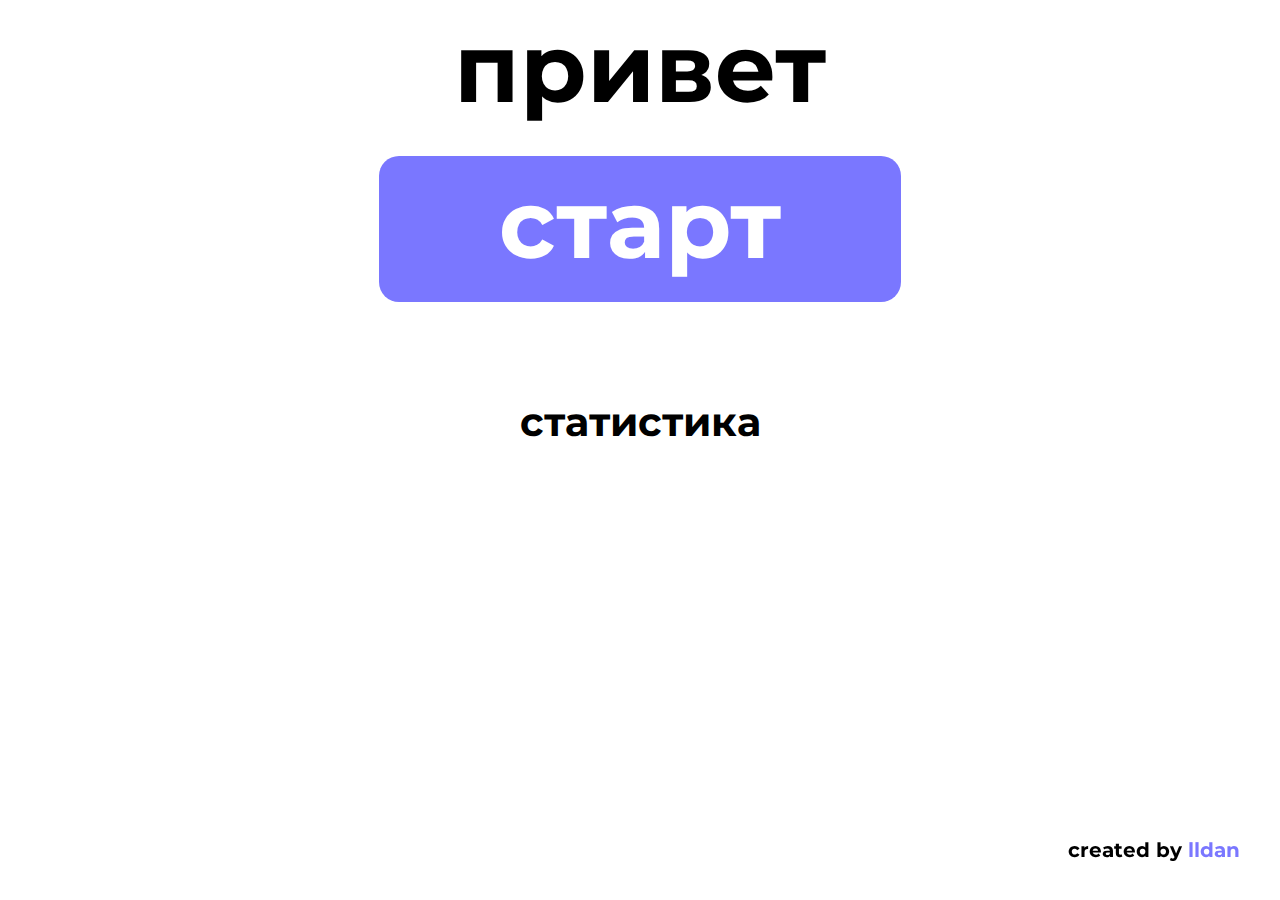
<file: index.html>
<!DOCTYPE html>
<html lang="en">
  <head>
    <meta charset="UTF-8"/>
    <meta name="viewport" content="width=device-width, initial-scale=1.0"/>
    <link rel="stylesheet" href="./style.css">
    <link rel="icon" href="./favicon.ico">
    <title>Game</title>
  </head>
  <body>
    <div class="wrapper">

      <div class="start">

        <div class="start__title">привет</div>
        <a class="start__btn" href="game.html">
          старт
        </a>
      </div>
      <div class="stats">
        <div class="stats__title">статистика</div>
        <div class="stats__list">
        </div>
      </div>
    </div>
    <p class="created">created by <span>lldan</span></p>
    <script src="./start.js"></script>
  </body>
</html>
</file>
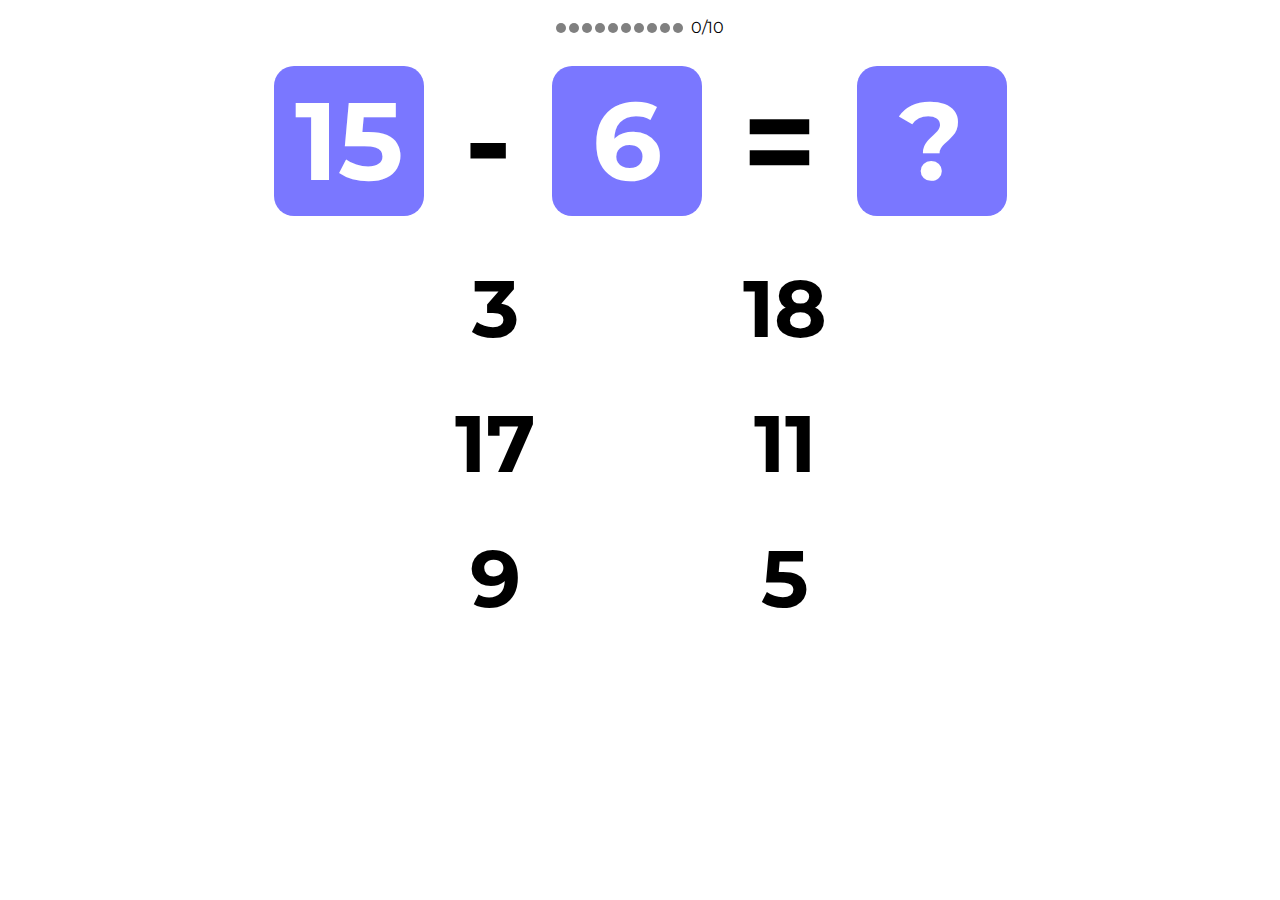
<file: game.html>
<!DOCTYPE html>
<html lang="en">
  <head>
    <meta charset="UTF-8"/>
    <meta name="viewport" content="width=device-width, initial-scale=1.0"/>
    <link rel="stylesheet" href="./style.css">
    <link rel="icon" href="./favicon.ico">
    <title>Game</title>
  </head>
  <body>
    <div class="game">
      <div class="stats__points">
        <div class="stats__circle"></div>
        <div class="stats__circle"></div>
        <div class="stats__circle"></div>
        <div class="stats__circle"></div>
        <div class="stats__circle"></div>
        <div class="stats__circle"></div>
        <div class="stats__circle"></div>
        <div class="stats__circle"></div>
        <div class="stats__circle"></div>
        <div class="stats__circle"></div>
        <div class="stats__info">0/10</div>
      </div>

      <div class="example">
        <div class="example__number">9</div>
        <div class="example__operation">+</div>
        <div class="example__number">9</div>
        <div class="example__operation-equals">=</div>
        <div class="example__number">18</div>

      </div>

      <div class="choice">
        <div class="choice__item">
          <div class="choice__item-number"></div>
          <img src="">
        </div>
        <div class="choice__item">
          <div class="choice__item-number"></div>
          <img src="">
        </div>
        <div class="choice__item">
          <div class="choice__item-number"></div>
          <img src="">
        </div>
        <div class="choice__item">
          <div class="choice__item-number"></div>
          <img src="">
        </div>
        <div class="choice__item">
          <div class="choice__item-number"></div>
          <img src="">
        </div>
        <div class="choice__item">
          <div class="choice__item-number"></div>
          <img src="">
        </div>
      </div>
    </div>
    <script src="./main.js"></script>
  </body>
</html>
</file>
<file: style.css>
@import url("https://fonts.googleapis.com/css2?family=Montserrat:wght@400;700&display=swap");*{padding:0;margin:0;border:0}*,:after,:before{-webkit-box-sizing:border-box;box-sizing:border-box}:active,:focus{outline:none}a:active,a:focus{outline:none}aside,footer,header,nav{display:block}body,html{height:100%;width:100%;font-size:100%;line-height:1;font-size:16px;-ms-text-size-adjust:100%;-moz-text-size-adjust:100%;-webkit-text-size-adjust:100%}button,input,textarea{font-family:inherit}input::-ms-clear{display:none}button{cursor:pointer}button::-moz-focus-inner{padding:0;border:0}a,a:visited{text-decoration:none}a:hover{text-decoration:none}ul li{list-style:none}img{vertical-align:top}a,h1,h2,h3,h4,h5,h6{font-size:inherit}body{font-family:"Montserrat",sans-serif}.wrapper{display:-webkit-box;display:-ms-flexbox;display:flex;-webkit-box-align:center;-ms-flex-align:center;align-items:center;gap:100px;-webkit-box-orient:vertical;-webkit-box-direction:normal;-ms-flex-direction:column;flex-direction:column}.start{margin-top:20px;display:-webkit-box;display:-ms-flexbox;display:flex;-webkit-box-orient:vertical;-webkit-box-direction:normal;-ms-flex-direction:column;flex-direction:column;gap:40px;-webkit-box-align:center;-ms-flex-align:center;align-items:center}.start__title{font-weight:700;font-size:96px;color:black}.start__desc{font-weight:700;font-size:64px;color:black}.start__btn{display:-webkit-box;display:-ms-flexbox;display:flex;padding:20px 120px 30px;background:#7A77FF;border-radius:20px;-webkit-box-pack:center;-ms-flex-pack:center;justify-content:center;-webkit-box-align:center;-ms-flex-align:center;align-items:center;font-weight:700;font-size:96px;color:white;cursor:pointer;-webkit-transition:all 0.3s;transition:all 0.3s}.start__btn:hover{background:#5856b6}.stats{display:-webkit-box;display:-ms-flexbox;display:flex;-webkit-box-orient:vertical;-webkit-box-direction:normal;-ms-flex-direction:column;flex-direction:column;gap:20px;-webkit-box-align:center;-ms-flex-align:center;align-items:center;padding-bottom:40px}.stats__title{font-weight:700;font-size:40px;color:black}.stats__list{display:-webkit-box;display:-ms-flexbox;display:flex;-webkit-box-orient:vertical;-webkit-box-direction:normal;-ms-flex-direction:column;flex-direction:column;gap:10px}.stats__item{display:-webkit-box;display:-ms-flexbox;display:flex;-webkit-box-orient:horizontal;-webkit-box-direction:normal;-ms-flex-direction:row;flex-direction:row;-webkit-box-pack:justify;-ms-flex-pack:justify;justify-content:space-between;-webkit-box-align:center;-ms-flex-align:center;align-items:center;padding:10px 10px;width:450px;border:1px solid #D1D1D1;border-radius:10px;font-weight:400;font-size:20px;color:black}.stats__points{display:-webkit-box;display:-ms-flexbox;display:flex;gap:3px;-webkit-box-align:center;-ms-flex-align:center;align-items:center}.stats__info{margin-left:5px}.stats__circle{width:10px;height:10px;border-radius:50%;background:gray}.stats__circle-wrong{background:#FF3232}.stats__circle-correct{background:#00D462}.created{font-weight:700;font-size:20px;color:black;position:fixed;right:40px;bottom:40px}.created span{color:#7A77FF}.game{display:-webkit-box;display:-ms-flexbox;display:flex;-webkit-box-orient:vertical;-webkit-box-direction:normal;-ms-flex-direction:column;flex-direction:column;gap:30px;-webkit-box-align:center;-ms-flex-align:center;align-items:center;padding-top:20px}.example{display:-webkit-box;display:-ms-flexbox;display:flex;gap:40px;-webkit-box-align:center;-ms-flex-align:center;align-items:center}.example__number{width:150px;height:150px;display:-webkit-box;display:-ms-flexbox;display:flex;-webkit-box-pack:center;-ms-flex-pack:center;justify-content:center;-webkit-box-align:center;-ms-flex-align:center;align-items:center;background:#7A77FF;border-radius:20px;font-weight:700;font-size:110px;color:white}.example__number-wrong{background:#FF3232}.example__number-correct{background:#00D462}.example__operation{font-weight:700;font-size:125px;color:black}.example__operation-equals{font-weight:700;font-size:125px;color:black}.choice{width:570px;display:-webkit-box;display:-ms-flexbox;display:flex;-ms-flex-wrap:wrap;flex-wrap:wrap;gap:10px}.choice__item{-webkit-user-select:none;-moz-user-select:none;-ms-user-select:none;user-select:none;font-weight:700;font-size:80px;color:black;width:280px;height:125px;display:-webkit-box;display:-ms-flexbox;display:flex;-webkit-box-pack:center;-ms-flex-pack:center;justify-content:center;-webkit-box-align:center;-ms-flex-align:center;align-items:center;border-radius:10px;-webkit-transition:all 0.3s;transition:all 0.3s;cursor:pointer}.choice__item img{display:none}.choice__item:hover{background:#D1D1D1}@media (max-width:900px){.start__title{font-size:64px}.start__btn{padding:20px 60px 30px;font-size:64px}.wrapper{gap:50px}.created{font-size:16px;right:0;bottom:10px;padding:10px 20px;background:white}}@media (max-width:500px){.start__title{font-size:48px}.start__btn{font-size:48px}.stats__title{font-size:20px}.stats__item{width:400px}}@media (max-width:420px){.stats__item{width:350px}}@media (max-width:370px){.start{gap:20px}.start__title{font-size:32px}.start__btn{font-size:32px;padding:20px 40px 20px}.stats__title{font-size:20px}.stats__item{width:300px}.stats__date{font-size:14px}}@media (max-width:780px){.start__btn:hover{background:#7A77FF}.example{gap:20px}.example__number{font-size:60px;width:100px;height:100px}.example__operation{font-size:70px}.example__operation-equals{font-size:70px}.choice__item{width:180px;height:75px;font-size:50px}.choice__item img{width:50px;height:50px}.choice__item:hover{background:transparent}}@media (max-width:580px){.choice{width:370px}}@media (max-width:470px){.example{gap:10px}.example__number{font-size:40px;width:80px;height:80px;border-radius:10px}}@media (max-width:360px){.example__number{font-size:30px;width:60px;height:60px}.example__operation{font-size:50px}.example__operation-equals{font-size:50px}.choice__item{width:120px;height:50px;font-size:30px}.choice__item img{width:30px;height:30px}.choice{width:260px}}
</file>
